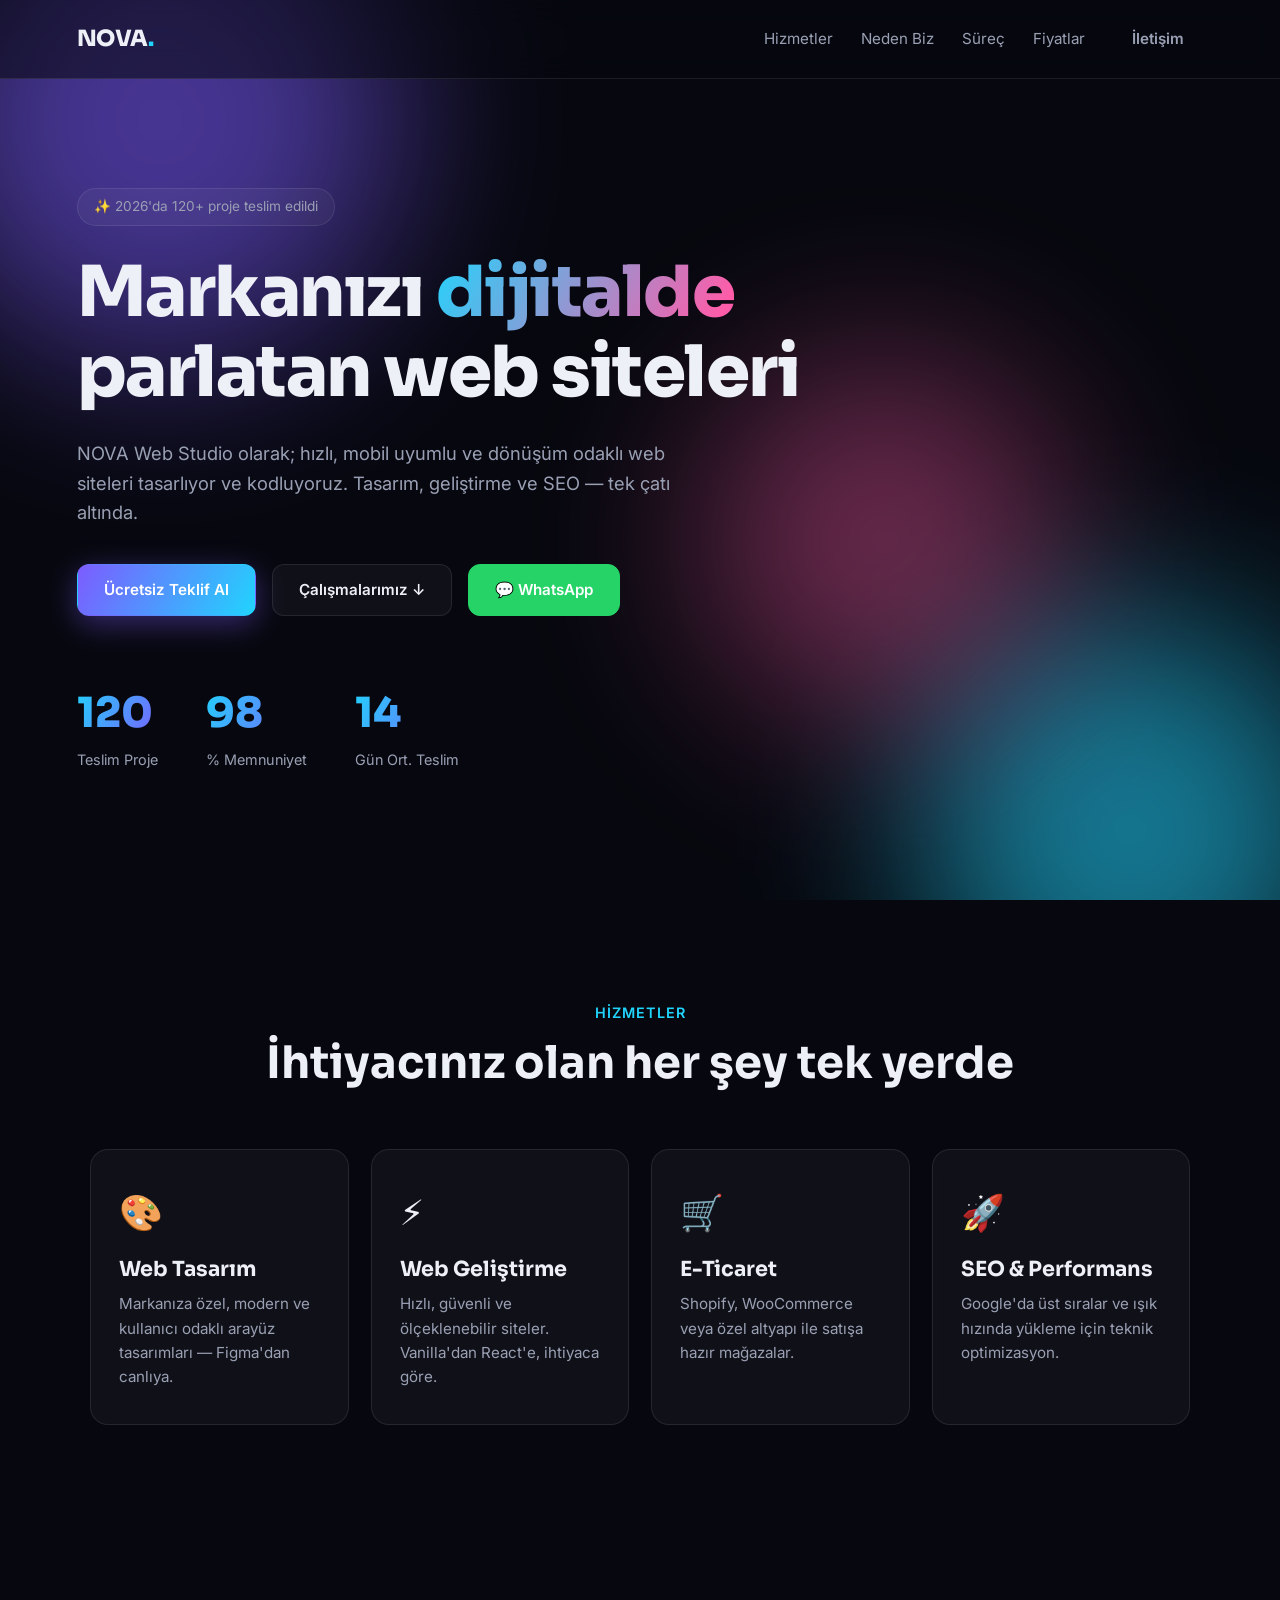
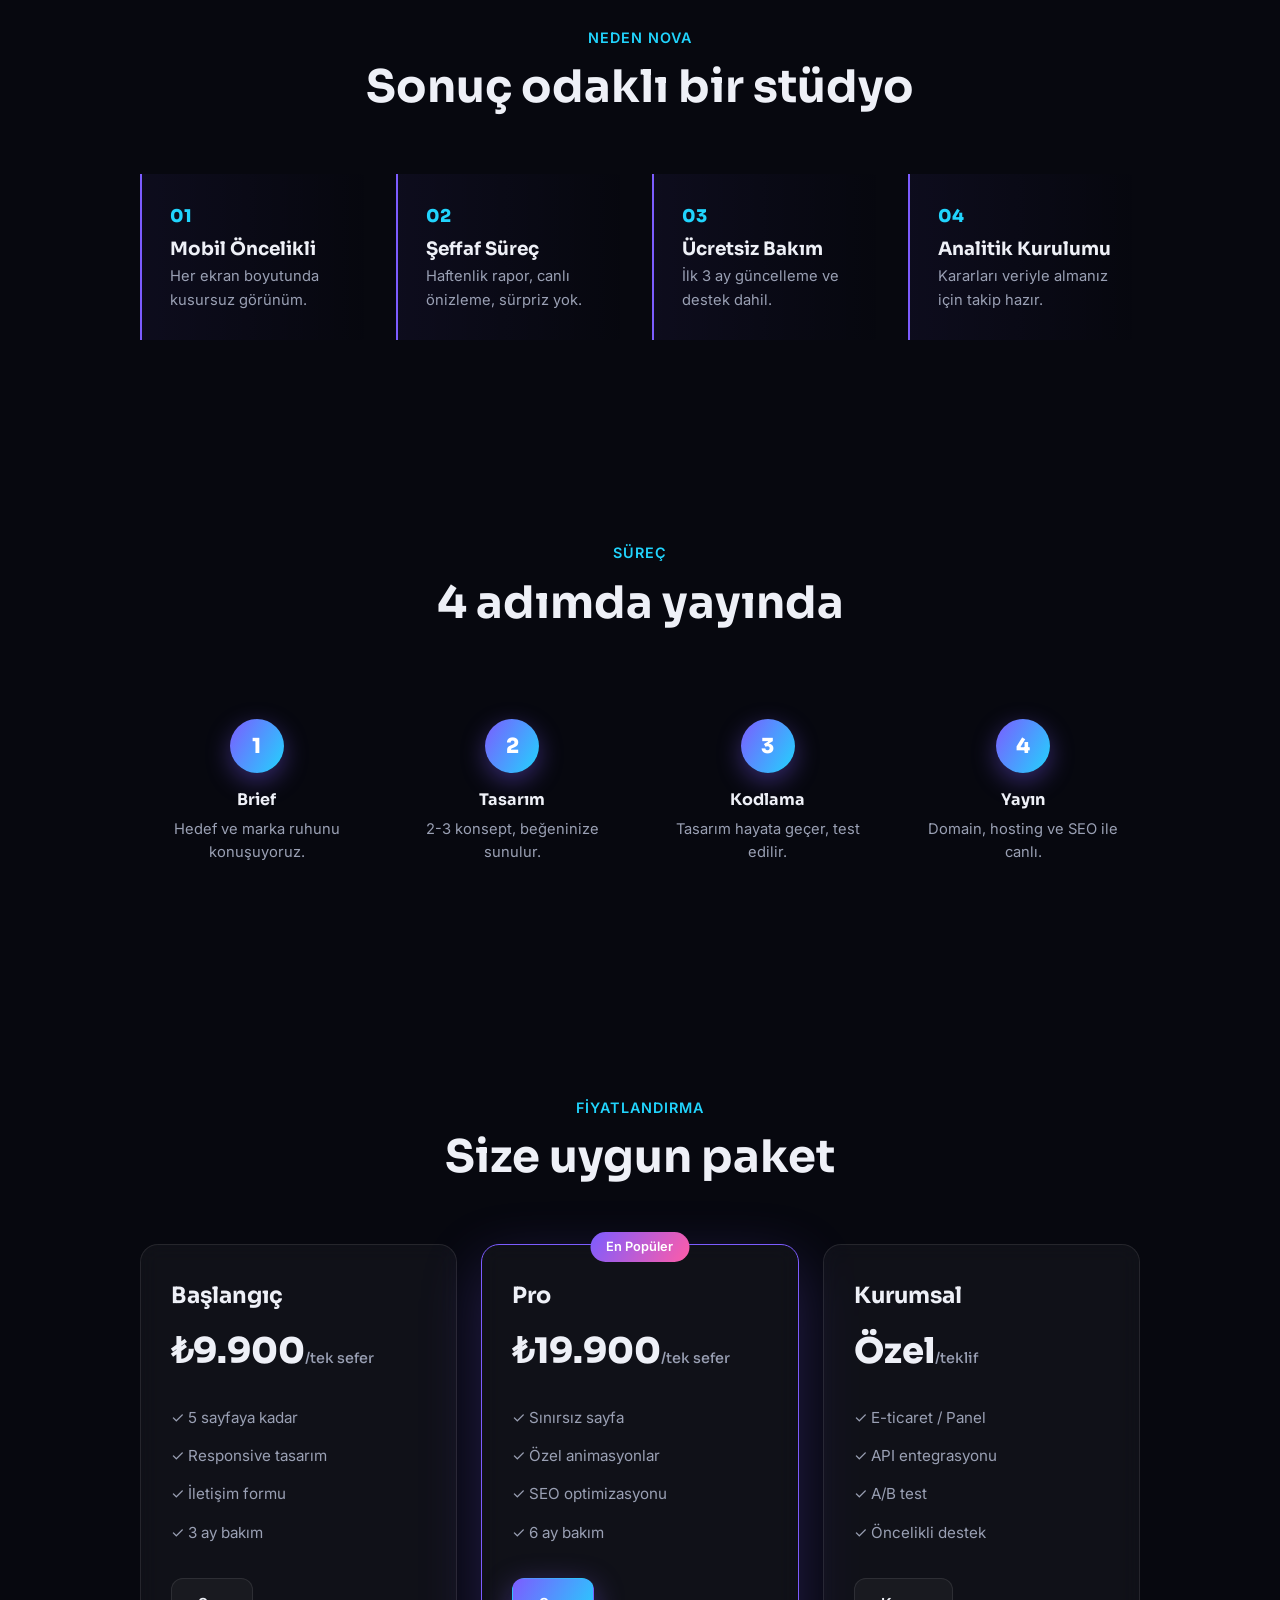
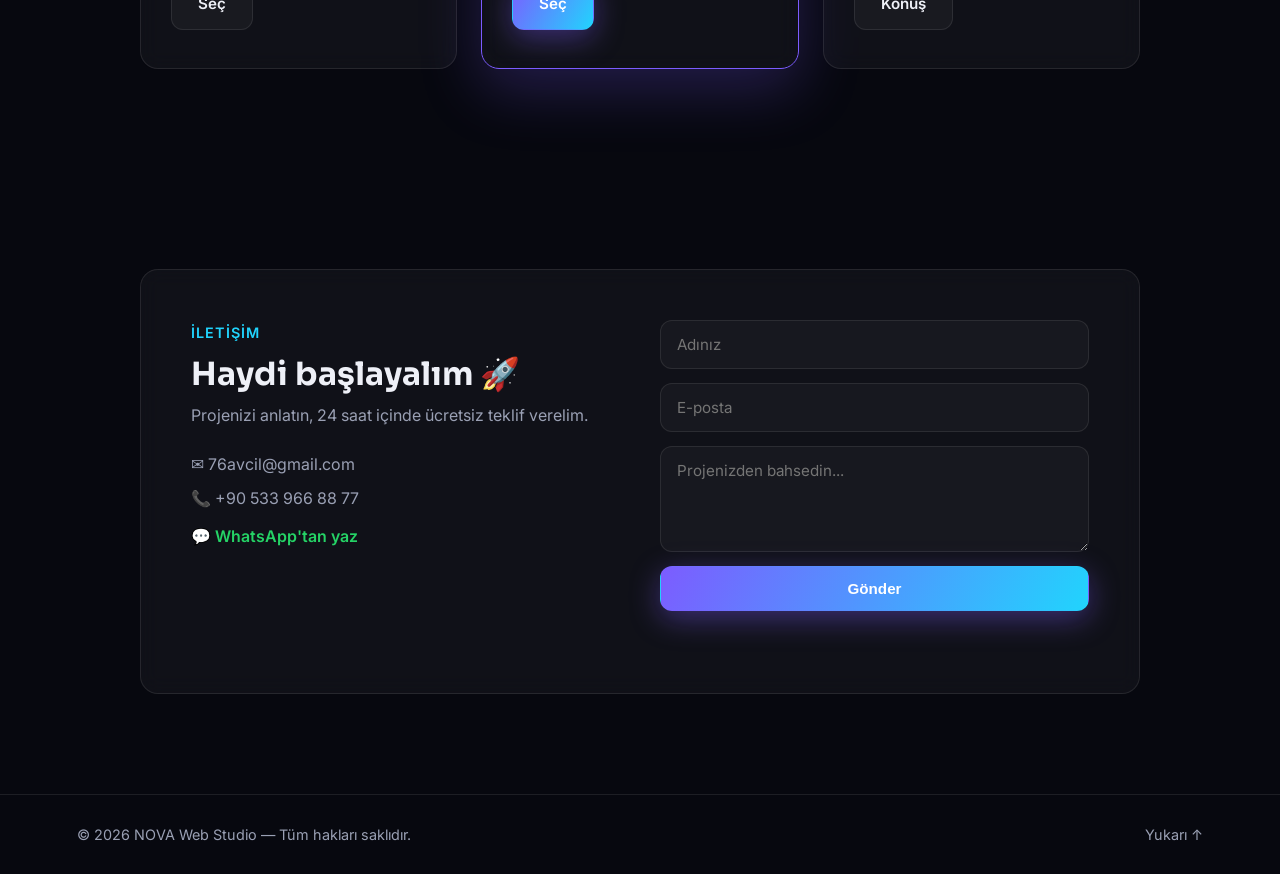
<file: index.html>
<!DOCTYPE html>
<html lang="tr">
<head>
  <meta charset="UTF-8" />
  <meta name="viewport" content="width=device-width, initial-scale=1.0" />
  <meta name="description" content="NOVA Web Studio — markanıza yakışır, hızlı ve göz alıcı web siteleri. Tasarım, geliştirme ve SEO tek çatı altında." />
  <title>NOVA Web Studio — Web Sitesi Yapımı</title>
  <link rel="icon" type="image/svg+xml" href="favicon.svg" />
  <link rel="preconnect" href="https://fonts.googleapis.com" />
  <link rel="preconnect" href="https://fonts.gstatic.com" crossorigin />
  <link href="https://fonts.googleapis.com/css2?family=Sora:wght@400;600;700;800&family=Inter:wght@400;500;600&display=swap" rel="stylesheet" />
  <link rel="stylesheet" href="style.css" />
</head>
<body>
  <!-- Animated background blobs -->
  <div class="bg-blobs" aria-hidden="true">
    <span class="blob blob-1"></span>
    <span class="blob blob-2"></span>
    <span class="blob blob-3"></span>
  </div>

  <!-- Cursor glow -->
  <div class="cursor-glow" aria-hidden="true"></div>

  <!-- Navbar -->
  <header class="nav" id="nav">
    <a href="#hero" class="logo">NOVA<span>.</span></a>
    <nav class="nav-links">
      <a href="#services">Hizmetler</a>
      <a href="#features">Neden Biz</a>
      <a href="#process">Süreç</a>
      <a href="#pricing">Fiyatlar</a>
      <a href="#contact" class="btn btn-sm">İletişim</a>
    </nav>
    <button class="menu-toggle" id="menuToggle" aria-label="Menü">☰</button>
  </header>

  <!-- Hero -->
  <section class="hero" id="hero">
    <div class="hero-inner">
      <div class="badge reveal">✨ 2026'da 120+ proje teslim edildi</div>
      <h1 class="hero-title reveal">
        Markanızı <span class="grad-text">dijitalde</span><br />parlatan web siteleri
      </h1>
      <p class="hero-sub reveal">
        NOVA Web Studio olarak; hızlı, mobil uyumlu ve dönüşüm odaklı web siteleri
        tasarlıyor ve kodluyoruz. Tasarım, geliştirme ve SEO — tek çatı altında.
      </p>
      <div class="hero-cta reveal">
        <a href="#contact" class="btn btn-primary">Ücretsiz Teklif Al</a>
        <a href="#work" class="btn btn-ghost">Çalışmalarımız ↓</a>
        <a href="https://wa.me/905339668877?text=Merhaba%2C%20web%20sitesi%20hakk%C4%B1nda%20bilgi%20almak%20istiyorum." target="_blank" rel="noopener" class="btn btn-whatsapp">💬 WhatsApp</a>
      </div>
      <div class="hero-stats reveal">
        <div class="stat"><strong data-count="120">0</strong><span>Teslim Proje</span></div>
        <div class="stat"><strong data-count="98">0</strong><span>% Memnuniyet</span></div>
        <div class="stat"><strong data-count="14">0</strong><span>Gün Ort. Teslim</span></div>
      </div>
    </div>
  </section>

  <!-- Services -->
  <section class="section" id="services">
    <div class="section-head reveal">
      <span class="eyebrow">Hizmetler</span>
      <h2>İhtiyacınız olan her şey tek yerde</h2>
    </div>
    <div class="cards">
      <article class="card glass reveal">
        <div class="card-icon">🎨</div>
        <h3>Web Tasarım</h3>
        <p>Markanıza özel, modern ve kullanıcı odaklı arayüz tasarımları — Figma'dan canlıya.</p>
      </article>
      <article class="card glass reveal">
        <div class="card-icon">⚡</div>
        <h3>Web Geliştirme</h3>
        <p>Hızlı, güvenli ve ölçeklenebilir siteler. Vanilla'dan React'e, ihtiyaca göre.</p>
      </article>
      <article class="card glass reveal">
        <div class="card-icon">🛒</div>
        <h3>E-Ticaret</h3>
        <p>Shopify, WooCommerce veya özel altyapı ile satışa hazır mağazalar.</p>
      </article>
      <article class="card glass reveal">
        <div class="card-icon">🚀</div>
        <h3>SEO & Performans</h3>
        <p>Google'da üst sıralar ve ışık hızında yükleme için teknik optimizasyon.</p>
      </article>
    </div>
  </section>

  <!-- Features -->
  <section class="section" id="features">
    <div class="section-head reveal">
      <span class="eyebrow">Neden NOVA</span>
      <h2>Sonuç odaklı bir stüdyo</h2>
    </div>
    <div class="features">
      <div class="feature reveal"><span class="f-num">01</span><h4>Mobil Öncelikli</h4><p>Her ekran boyutunda kusursuz görünüm.</p></div>
      <div class="feature reveal"><span class="f-num">02</span><h4>Şeffaf Süreç</h4><p>Haftenlik rapor, canlı önizleme, sürpriz yok.</p></div>
      <div class="feature reveal"><span class="f-num">03</span><h4>Ücretsiz Bakım</h4><p>İlk 3 ay güncelleme ve destek dahil.</p></div>
      <div class="feature reveal"><span class="f-num">04</span><h4>Analitik Kurulumu</h4><p>Kararları veriyle almanız için takip hazır.</p></div>
    </div>
  </section>

  <!-- Process -->
  <section class="section" id="process">
    <div class="section-head reveal">
      <span class="eyebrow">Süreç</span>
      <h2>4 adımda yayında</h2>
    </div>
    <div class="steps">
      <div class="step reveal"><div class="step-dot">1</div><h4>Brief</h4><p>Hedef ve marka ruhunu konuşuyoruz.</p></div>
      <div class="step reveal"><div class="step-dot">2</div><h4>Tasarım</h4><p>2-3 konsept, beğeninize sunulur.</p></div>
      <div class="step reveal"><div class="step-dot">3</div><h4>Kodlama</h4><p>Tasarım hayata geçer, test edilir.</p></div>
      <div class="step reveal"><div class="step-dot">4</div><h4>Yayın</h4><p>Domain, hosting ve SEO ile canlı.</p></div>
    </div>
  </section>

  <!-- Pricing -->
  <section class="section" id="pricing">
    <div class="section-head reveal">
      <span class="eyebrow">Fiyatlandırma</span>
      <h2>Size uygun paket</h2>
    </div>
    <div class="pricing">
      <div class="plan glass reveal">
        <h3>Başlangıç</h3>
        <div class="price">₺9.900<span>/tek sefer</span></div>
        <ul>
          <li>✓ 5 sayfaya kadar</li>
          <li>✓ Responsive tasarım</li>
          <li>✓ İletişim formu</li>
          <li>✓ 3 ay bakım</li>
        </ul>
        <a href="#contact" class="btn btn-ghost">Seç</a>
      </div>
      <div class="plan glass plan-pop reveal">
        <div class="pop-tag">En Popüler</div>
        <h3>Pro</h3>
        <div class="price">₺19.900<span>/tek sefer</span></div>
        <ul>
          <li>✓ Sınırsız sayfa</li>
          <li>✓ Özel animasyonlar</li>
          <li>✓ SEO optimizasyonu</li>
          <li>✓ 6 ay bakım</li>
        </ul>
        <a href="#contact" class="btn btn-primary">Seç</a>
      </div>
      <div class="plan glass reveal">
        <h3>Kurumsal</h3>
        <div class="price">Özel<span>/teklif</span></div>
        <ul>
          <li>✓ E-ticaret / Panel</li>
          <li>✓ API entegrasyonu</li>
          <li>✓ A/B test</li>
          <li>✓ Öncelikli destek</li>
        </ul>
        <a href="#contact" class="btn btn-ghost">Konuş</a>
      </div>
    </div>
  </section>

  <!-- Contact -->
  <section class="section" id="contact">
    <div class="contact glass reveal">
      <div class="contact-info">
        <span class="eyebrow">İletişim</span>
        <h2>Haydi başlayalım 🚀</h2>
        <p>Projenizi anlatın, 24 saat içinde ücretsiz teklif verelim.</p>
        <div class="contact-meta">
          <span>✉️ 76avcil@gmail.com</span>
          <span>📞 +90 533 966 88 77</span>
          <a href="https://wa.me/905339668877?text=Merhaba%2C%20web%20sitesi%20hakk%C4%B1nda%20bilgi%20almak%20istiyorum." target="_blank" rel="noopener" class="wa-inline">💬 WhatsApp'tan yaz</a>
        </div>
      </div>
      <form class="contact-form" id="contactForm" action="https://formspree.io/f/meebyvve" method="POST">
        <input type="hidden" name="_replyto" value="76avcil@gmail.com" />
        <input type="text" name="name" placeholder="Adınız" required />
        <input type="email" name="email" placeholder="E-posta" required />
        <textarea name="message" rows="4" placeholder="Projenizden bahsedin..." required></textarea>
        <button type="submit" class="btn btn-primary">Gönder</button>
        <p class="form-note" id="formNote"></p>
      </form>
    </div>
  </section>

  <footer class="footer">
    <span>© 2026 NOVA Web Studio — Tüm hakları saklıdır.</span>
    <span class="footer-links">
      <a href="#hero">Yukarı ↑</a>
    </span>
  </footer>

  <script src="script.js"></script>
</body>
</html>
</file>
<file: style.css>
:root {
  --bg: #07080f;
  --bg-2: #0d0f1a;
  --text: #eef0f7;
  --muted: #9aa0b4;
  --accent: #7c5cff;
  --accent-2: #21d4fd;
  --accent-3: #ff5ca8;
  --card: rgba(255, 255, 255, 0.04);
  --border: rgba(255, 255, 255, 0.09);
  --radius: 18px;
}

* { margin: 0; padding: 0; box-sizing: border-box; }

html { scroll-behavior: smooth; }

body {
  font-family: 'Inter', system-ui, sans-serif;
  background: var(--bg);
  color: var(--text);
  overflow-x: hidden;
  line-height: 1.6;
}

h1, h2, h3, h4 { font-family: 'Sora', sans-serif; line-height: 1.15; }

/* ---------- Background blobs ---------- */
.bg-blobs { position: fixed; inset: 0; z-index: 0; overflow: hidden; pointer-events: none; }
.blob {
  position: absolute; border-radius: 50%; filter: blur(90px); opacity: 0.55;
  animation: float 18s ease-in-out infinite;
}
.blob-1 { width: 480px; height: 480px; background: var(--accent); top: -120px; left: -80px; }
.blob-2 { width: 420px; height: 420px; background: var(--accent-2); bottom: -140px; right: -60px; animation-delay: -6s; }
.blob-3 { width: 360px; height: 360px; background: var(--accent-3); top: 40%; left: 55%; animation-delay: -11s; opacity: 0.4; }

@keyframes float {
  0%, 100% { transform: translate(0, 0) scale(1); }
  50% { transform: translate(40px, -30px) scale(1.08); }
}

/* ---------- Cursor glow ---------- */
.cursor-glow {
  position: fixed; width: 420px; height: 420px; border-radius: 50%;
  background: radial-gradient(circle, rgba(124,92,255,0.18), transparent 60%);
  transform: translate(-50%, -50%); pointer-events: none; z-index: 1;
  transition: opacity 0.3s; opacity: 0;
}

/* ---------- Nav ---------- */
.nav {
  position: fixed; top: 0; left: 0; right: 0; z-index: 50;
  display: flex; align-items: center; justify-content: space-between;
  padding: 18px 6vw; backdrop-filter: blur(14px);
  background: rgba(7, 8, 15, 0.55); border-bottom: 1px solid var(--border);
  transition: padding 0.3s;
}
.nav.shrink { padding: 12px 6vw; }
.logo { font-family: 'Sora'; font-weight: 800; font-size: 1.4rem; letter-spacing: -0.5px; text-decoration: none; color: var(--text); }
.logo span { color: var(--accent-2); }
.nav-links { display: flex; align-items: center; gap: 28px; }
.nav-links a { color: var(--muted); text-decoration: none; font-size: 0.95rem; transition: color 0.2s; }
.nav-links a:hover { color: var(--text); }
.menu-toggle { display: none; background: none; border: none; color: var(--text); font-size: 1.5rem; cursor: pointer; }

/* ---------- Buttons ---------- */
.btn {
  display: inline-block; padding: 13px 26px; border-radius: 12px;
  font-weight: 600; font-size: 0.95rem; text-decoration: none; cursor: pointer;
  border: 1px solid transparent; transition: transform 0.2s, box-shadow 0.2s, background 0.2s;
}
.btn-sm { padding: 8px 18px; font-size: 0.85rem; }
.btn-primary {
  background: linear-gradient(120deg, var(--accent), var(--accent-2));
  color: #fff; box-shadow: 0 8px 30px rgba(124, 92, 255, 0.4);
}
.btn-primary:hover { transform: translateY(-3px); box-shadow: 0 14px 40px rgba(33, 212, 253, 0.45); }
.btn-ghost { background: var(--card); border-color: var(--border); color: var(--text); }
.btn-ghost:hover { transform: translateY(-3px); border-color: var(--accent-2); }
.btn-whatsapp { background: #25d366; color: #fff; border-color: #25d366; }
.btn-whatsapp:hover { transform: translateY(-3px); box-shadow: 0 10px 30px rgba(37, 211, 102, 0.45); }
.wa-inline { color: #25d366; text-decoration: none; font-weight: 600; margin-top: 4px; }
.wa-inline:hover { text-decoration: underline; }

/* ---------- Hero ---------- */
.hero {
  position: relative; z-index: 2; min-height: 100vh;
  display: flex; align-items: center; padding: 140px 6vw 80px;
}
.hero-inner { max-width: 860px; }
.badge {
  display: inline-block; padding: 7px 16px; border-radius: 999px;
  background: var(--card); border: 1px solid var(--border);
  font-size: 0.85rem; color: var(--muted); margin-bottom: 26px;
}
.hero-title { font-size: clamp(2.4rem, 6vw, 4.4rem); font-weight: 800; letter-spacing: -1.5px; }
.grad-text {
  background: linear-gradient(120deg, var(--accent-2), var(--accent-3), var(--accent));
  -webkit-background-clip: text; background-clip: text; -webkit-text-fill-color: transparent;
  background-size: 200% auto; animation: shine 6s linear infinite;
}
@keyframes shine { to { background-position: 200% center; } }
.hero-sub { color: var(--muted); font-size: 1.15rem; max-width: 620px; margin: 26px 0 36px; }
.hero-cta { display: flex; gap: 16px; flex-wrap: wrap; }
.hero-stats { display: flex; gap: 48px; margin-top: 64px; flex-wrap: wrap; }
.stat strong { display: block; font-family: 'Sora'; font-size: 2.6rem; font-weight: 800;
  background: linear-gradient(120deg, var(--accent-2), var(--accent)); -webkit-background-clip: text; background-clip: text; -webkit-text-fill-color: transparent; }
.stat span { color: var(--muted); font-size: 0.9rem; }

/* ---------- Sections ---------- */
.section { position: relative; z-index: 2; padding: 100px 6vw; }
.section-head { text-align: center; margin-bottom: 60px; }
.eyebrow { color: var(--accent-2); font-weight: 600; font-size: 0.9rem; letter-spacing: 1px; text-transform: uppercase; }
.section-head h2 { font-size: clamp(1.8rem, 4vw, 2.8rem); margin-top: 12px; }

/* ---------- Glass card ---------- */
.glass {
  background: var(--card); border: 1px solid var(--border);
  backdrop-filter: blur(10px); border-radius: var(--radius);
}

/* ---------- Services cards ---------- */
.cards { display: grid; grid-template-columns: repeat(auto-fit, minmax(240px, 1fr)); gap: 22px; max-width: 1100px; margin: 0 auto; }
.card { padding: 34px 28px; transition: transform 0.3s, border-color 0.3s; }
.card:hover { transform: translateY(-8px); border-color: var(--accent); box-shadow: 0 20px 50px rgba(124,92,255,0.18); }
.card-icon { font-size: 2.2rem; margin-bottom: 18px; }
.card h3 { font-size: 1.3rem; margin-bottom: 10px; }
.card p { color: var(--muted); font-size: 0.95rem; }

/* ---------- Features ---------- */
.features { display: grid; grid-template-columns: repeat(auto-fit, minmax(220px, 1fr)); gap: 24px; max-width: 1000px; margin: 0 auto; }
.feature { padding: 28px; border-left: 2px solid var(--accent); background: linear-gradient(90deg, rgba(124,92,255,0.06), transparent); border-radius: 0 14px 14px 0; }
.f-num { font-family: 'Sora'; font-weight: 800; font-size: 1.1rem; color: var(--accent-2); }
.feature h4 { margin: 8px 0 6px; font-size: 1.15rem; }
.feature p { color: var(--muted); font-size: 0.92rem; }

/* ---------- Steps ---------- */
.steps { display: grid; grid-template-columns: repeat(auto-fit, minmax(200px, 1fr)); gap: 22px; max-width: 1000px; margin: 0 auto; }
.step { text-align: center; padding: 30px 20px; }
.step-dot { width: 54px; height: 54px; margin: 0 auto 18px; border-radius: 50%; display: grid; place-items: center; font-family: 'Sora'; font-weight: 800; font-size: 1.3rem; color: #fff; background: linear-gradient(120deg, var(--accent), var(--accent-2)); box-shadow: 0 8px 24px rgba(124,92,255,0.4); }
.step h4 { margin-bottom: 8px; }
.step p { color: var(--muted); font-size: 0.92rem; }

/* ---------- Pricing ---------- */
.pricing { display: grid; grid-template-columns: repeat(auto-fit, minmax(260px, 1fr)); gap: 24px; max-width: 1000px; margin: 0 auto; }
.plan { padding: 38px 30px; position: relative; transition: transform 0.3s; }
.plan:hover { transform: translateY(-6px); }
.plan h3 { font-size: 1.4rem; }
.price { font-family: 'Sora'; font-size: 2.2rem; font-weight: 800; margin: 14px 0 20px; }
.price span { font-size: 0.9rem; color: var(--muted); font-weight: 500; }
.plan ul { list-style: none; margin-bottom: 26px; }
.plan li { padding: 7px 0; color: var(--muted); font-size: 0.95rem; }
.plan-pop { border-color: var(--accent); box-shadow: 0 20px 60px rgba(124,92,255,0.25); transform: scale(1.04); }
.pop-tag { position: absolute; top: -13px; left: 50%; transform: translateX(-50%); background: linear-gradient(120deg, var(--accent), var(--accent-3)); color: #fff; padding: 5px 16px; border-radius: 999px; font-size: 0.8rem; font-weight: 600; white-space: nowrap; }

/* ---------- Contact ---------- */
.contact { display: grid; grid-template-columns: 1fr 1fr; gap: 40px; padding: 50px; max-width: 1000px; margin: 0 auto; }
.contact-info h2 { font-size: 2rem; margin: 10px 0; }
.contact-info p { color: var(--muted); }
.contact-meta { margin-top: 24px; display: flex; flex-direction: column; gap: 8px; color: var(--muted); }
.contact-form { display: flex; flex-direction: column; gap: 14px; }
.contact-form input, .contact-form textarea {
  width: 100%; padding: 14px 16px; border-radius: 12px; border: 1px solid var(--border);
  background: rgba(255,255,255,0.03); color: var(--text); font-family: inherit; font-size: 0.95rem; resize: vertical;
}
.contact-form input:focus, .contact-form textarea:focus { outline: none; border-color: var(--accent-2); }
.form-note { color: var(--accent-2); font-size: 0.9rem; min-height: 1.2em; }

/* ---------- Footer ---------- */
.footer { position: relative; z-index: 2; display: flex; justify-content: space-between; align-items: center; padding: 28px 6vw; border-top: 1px solid var(--border); color: var(--muted); font-size: 0.9rem; }
.footer-links a { color: var(--muted); text-decoration: none; }
.footer-links a:hover { color: var(--accent-2); }

/* ---------- Reveal animation ---------- */
.reveal { opacity: 0; transform: translateY(30px); transition: opacity 0.7s ease, transform 0.7s ease; }
.reveal.active { opacity: 1; transform: translateY(0); }

/* ---------- Responsive ---------- */
@media (max-width: 820px) {
  .nav-links { display: none; }
  .menu-toggle { display: block; }
  .nav-links.open { display: flex; flex-direction: column; position: absolute; top: 100%; left: 0; right: 0; background: rgba(7,8,15,0.96); padding: 24px 6vw; gap: 18px; border-bottom: 1px solid var(--border); }
  .contact { grid-template-columns: 1fr; }
  .plan-pop { transform: none; }
  .hero-stats { gap: 30px; }
}
</file>
